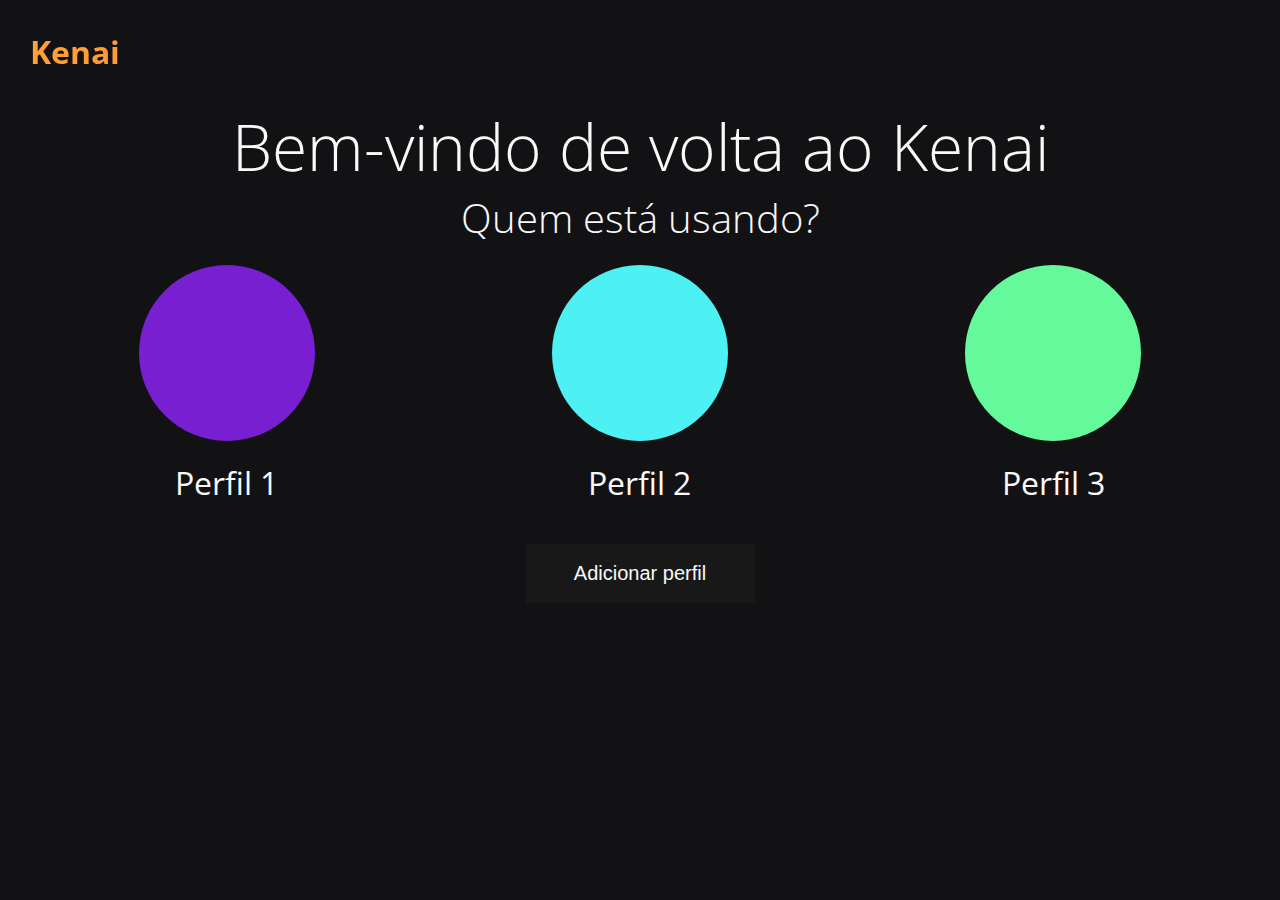
<file: index.html>
<!DOCTYPE html>
<html lang="en">
<head>
    <meta charset="UTF-8">
    <meta http-equiv="X-UA-Compatible" content="IE=edge">
    <meta name="viewport" content="width=device-width, initial-scale=1.0">
    <title>Tela de login</title>
    <link rel="stylesheet" href="/css/login.css">
</head>
<body>
<header>
    <h1>Kenai</h1>
</header>
    <main class="tela-de-login">
        <h1>Bem-vindo de volta ao Kenai</h1>
<h2>Quem está usando?</h2>
    </main>

    <div class="perfil">
        <div class="perfil-01">
            <a href="/kenai/kenai.html"><div class="icone-perfil-01"></div></a>
            <p>Perfil 1</p>
        </div>
        <div class="perfil-02">
          <a href="/kenai/kenai.html"><div class="icone-perfil-02"></div></a>
          <p>Perfil 2</p>
        </div>
        <div class="perfil-03">
            <a href="/kenai/kenai.html"><div class="icone-perfil-03"></div></a>
            <p>Perfil 3</p>
        </div>

    </div>

    <span class="btn">
        <button>Adicionar perfil</button>
    </span>
    
</body>
</html>
</file>
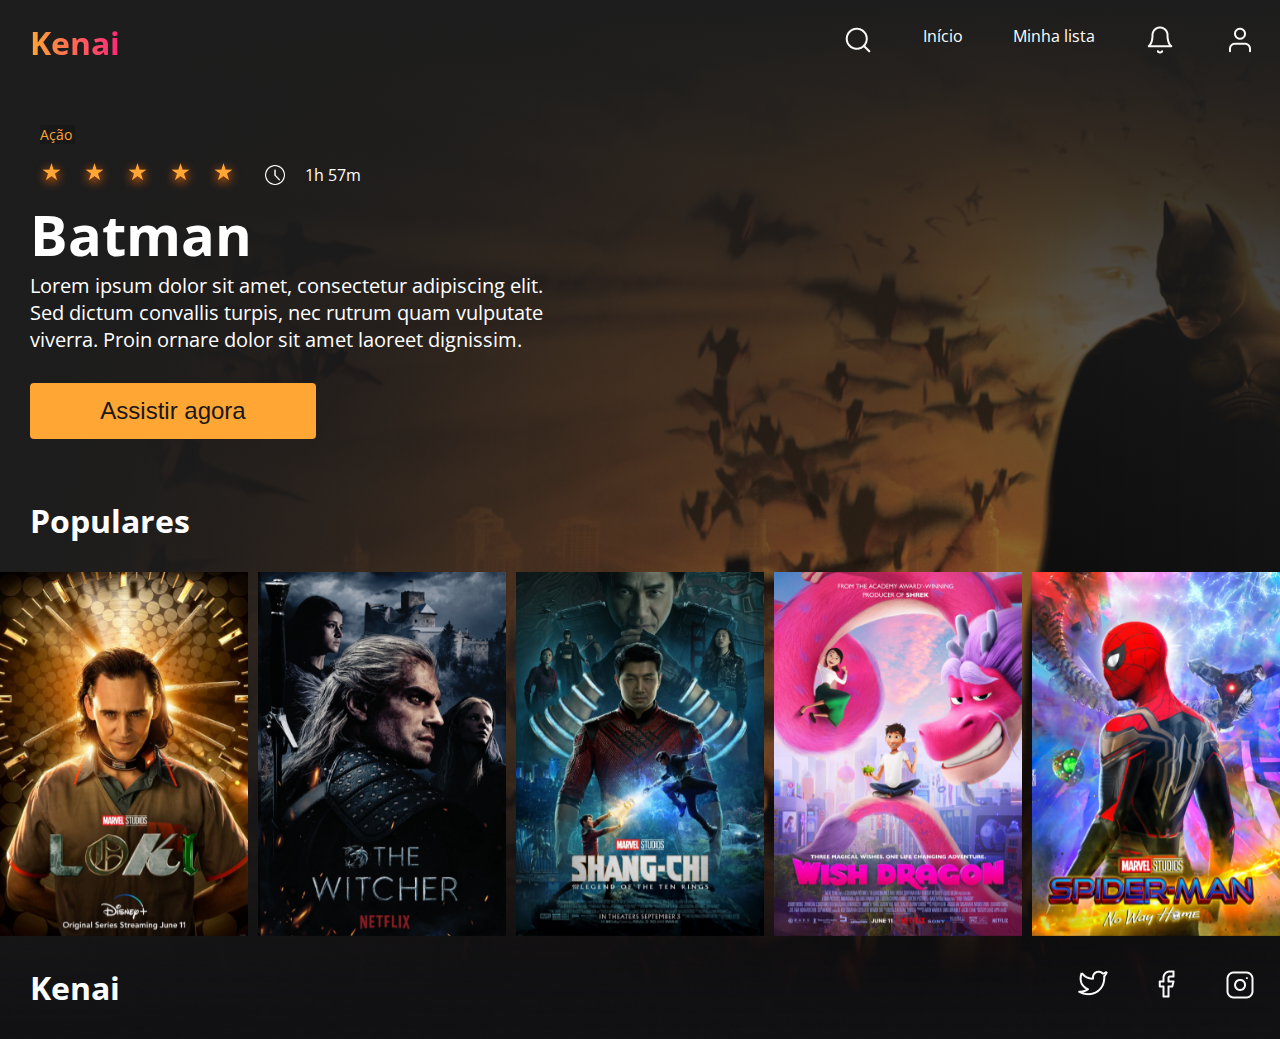
<file: kenai/kenai.html>
<!DOCTYPE html>
<html lang="en">
<head>
    <meta charset="UTF-8">
    <meta http-equiv="X-UA-Compatible" content="IE=edge">
    <meta name="viewport" content="width=device-width, initial-scale=1.0">
    <title>Document</title>
    <link rel="stylesheet" href="/css/style.css">
    <link rel="stylesheet" href="/css/owl/owl.carousel.min.css">
    <link rel="stylesheet" href="/css/owl/owl.theme.default.min.css">
</head>
<body>
    <header>
        <h1>Kenai</h1>
        <ul>
            <li><img src="/imagens/search.png" alt=""></li>
            <li>Início</li>
            <li>Minha lista</li>
            <li><img src="/imagens/bell.png" alt=""></li>
            <a href="/index.html"><li><img src="/imagens/user.png" alt=""></li></a>
        </ul>
    </header>
    <main>
        <p class="açao">Ação</p>
        <div class="estrelas">
            <img src="/imagens/Star 2.png" alt="">
            <img src="/imagens/Star 2.png" alt="">
            <img src="/imagens/Star 2.png" alt="">
            <img src="/imagens/Star 2.png" alt="">
            <img src="/imagens/Star 2.png" alt="">
            <img src="/imagens/relogio.png" alt="" class="relogio">
            <p>1h 57m</p>
        </div>
        <div class="batman">
        <h1>Batman</h1>
        <p>Lorem ipsum dolor sit amet, consectetur adipiscing elit. Sed dictum convallis turpis, nec rutrum quam vulputate viverra. Proin ornare dolor sit amet laoreet dignissim. </p>
       <button>Assistir agora</button>
    </div>
    </main>
    <section class="filmes">
        <h1>Populares</h1>
        
            <div class="owl-carousel owl-theme">
                <div class="item"><img src="/imagens/1055866470-loki-poster-oficial-1 1.png" alt=""></div>
                <div class="item"><img src="/imagens/poster-impresso-the-witcher-netflix-loja 1.png" alt=""></div>
                <div class="item"><img src="/imagens/Shang-Chi-and-the-Legend-of-the-Ten-Rings-Releases-New 2.png" alt=""></div>
                <div class="item"><img src="/imagens/Rectangle 8.png" alt=""></div>
                <div class="item"><img src="/imagens/FCUzyDmVUAA8soy 1.png" alt=""></div>
               
            </div>
     
    </section>

    <footer>
        <h1>Kenai</h1>
        <ul>
            <li><img src="/imagens/Vector (1).png" alt=""></li>
            <li><img src="/imagens/Vector (2).png" alt=""></li>
            <li><img src="/imagens/instagram.png" alt=""></li>
        </ul>
    </footer>
    <script src="/js/owl/jquery.min.js"></script>
    <script src="/js/owl/owl.carousel.min.js"></script>
    <script src="/js/owl/script.js"></script>
</body>
</html>
</file>
<file: css/login.css>
@import url('https://fonts.googleapis.com/css2?family=Open+Sans:wght@300;400;500;600;700;800&display=swap');


*{margin: 0;
padding: 0;
box-sizing: border-box;}

body{background-color: rgba(18, 18, 20, 1);
color: rgba(249, 249, 249, 1);
font-family: Open Sans;}

header h1{background-image: linear-gradient(to left, rgba(255, 38, 122, 1), rgba(255, 166, 52, 1));
    background-clip: text;
    -webkit-background-clip: text;
    -webkit-text-fill-color: transparent;
padding: 30px;}
.tela-de-login{display: flex;
flex-direction: column;
align-items: center;}

.tela-de-login h1{
font-size: 64px;
font-weight: 300;
text-align: center;}

.tela-de-login h2{font-size: 40px;
font-weight: 300;}


.perfil{display: flex;
align-items: center;
justify-content: space-around;
padding: 20px;
flex-wrap: wrap;}

.perfil-01{display: flex;
flex-direction: column;
align-items: center;}

.perfil-02{display: flex;
    flex-direction: column;
    align-items: center;}

    .perfil-03{display: flex;
        flex-direction: column;
        align-items: center;}

.icone-perfil-01{background-color: rgba(120, 31, 209, 1);
width: 176px;
height: 176px;
border-radius: 100%;}

.icone-perfil-02{background-color: rgba(77, 240, 243, 1);
    width: 176px;
    height: 176px;
    border-radius: 100%;}

.icone-perfil-03{background-color: rgba(100, 250, 155, 1);
    width: 176px;
    height: 176px;
    border-radius: 100%;}

.perfil div p{padding: 20px;
font-size: 32px;
font-weight: 400;}

.btn{display: flex;
justify-content: center;}

.btn button{width: 229px;
height: 59px;
background-color: rgba(24, 24, 24, 1);
border:none;
color: rgba(249, 249, 249, 1);
font-size: 20px;
cursor: pointer;}

@media only screen and (max-width:700px){

    .tela-de-login h1{width: 100%;
    font-size: 30px;}
    .tela-de-login h2{font-size: 20px;}

    .tela-de-login{padding-bottom: 40px;}

    .icone-perfil-01{background-color: rgba(120, 31, 209, 1);
        width: 80px;
        height: 80px;
        border-radius: 100%;}
        
        .icone-perfil-02{background-color: rgba(77, 240, 243, 1);
            width: 80px;
            height: 80px;
            border-radius: 100%;}
        
        .icone-perfil-03{background-color: rgba(100, 250, 155, 1);
            width: 80px;
            height: 80px;
            border-radius: 100%;}

            .perfil div p{padding: 20px;
                font-size: 18px;
                font-weight: 400;}

                .btn button{width: 169px;
                    height: 50px;
                    background-color: rgba(24, 24, 24, 1);
                    border:none;
                    color: rgba(249, 249, 249, 1);
                    font-size: 18px;
                    cursor: pointer;}
}
</file>
<file: css/style.css>
@import url('https://fonts.googleapis.com/css2?family=Open+Sans:wght@300;400;500;600;700;800&display=swap');

*{margin: 0;
padding: 0;
list-style: none;}

body{background:linear-gradient(rgba(29, 29, 29, 1), rgba(29, 29, 29, 0)), url(/imagens/image.png);;
background-size:cover;
background-repeat: no-repeat;
font-family: Open Sans;}

header{display: flex;
align-items: center;
justify-content: space-between;}

header h1{margin-left: 30px;
    background-image: linear-gradient(to left, rgba(255, 38, 122, 1), rgba(255, 166, 52, 1));
    background-clip: text;
    -webkit-background-clip: text;
    -webkit-text-fill-color: transparent;}

ul{display: flex;}

li{margin: 25px;
color:#ffff;}

header ul li img{cursor: pointer;}

main{display: flex;
flex-direction: column;
padding: 30px;}
.açao{background-color: rgba(24, 24, 24, 1);
color: rgba(255, 166, 52, 1);
width: 35px;
font-size: 14px;
margin: 10px;}

.estrelas{display: flex;
align-items: center;
color: #ffff;}

.relogio{width: 20px;
height: 20px;
margin-left: 20px;
margin-right: 20px;}

.batman h1{color: #ffff;
font-size: 56px;
;}

.batman p{width: 530px;
color:#ffff;
font-size: 20px;}

.batman button{width: 286px;
height: 56px;
background-color: rgba(255, 166, 52, 1);
color: rgba(24, 24, 24, 1);
margin-top:  30px;
font-size: 24px;
border: none;
cursor: pointer;
border-radius: 4px;}

.filmes h1{font-size: 32px;
padding: 30px;
color:#ffff;}





footer{display: flex;
justify-content: space-between;
align-items: center;}

footer h1{padding: 30px;
color: #ffff;}

button:hover{color: white;
background-color: transparent;
border: 1px solid white;
transition: 1s;}

footer ul li img{cursor: pointer;}


@media only screen and (max-width: 700px){

    body{background:url(/imagens/image.png)no-repeat center ;
    background-size: 250% 100%;}
    
body{width: 100%;}

header ul li img{display: none;}

.batman h1{font-size: 30px;}

.batman p{font-size: 16px;
width: 100%;}
.filmes h1{font-size: 30px;}
.estrelas p{font-size: 11px;}

li{margin:0;
margin-left: 30px;
padding-top: 20px;}


  }
</file>
